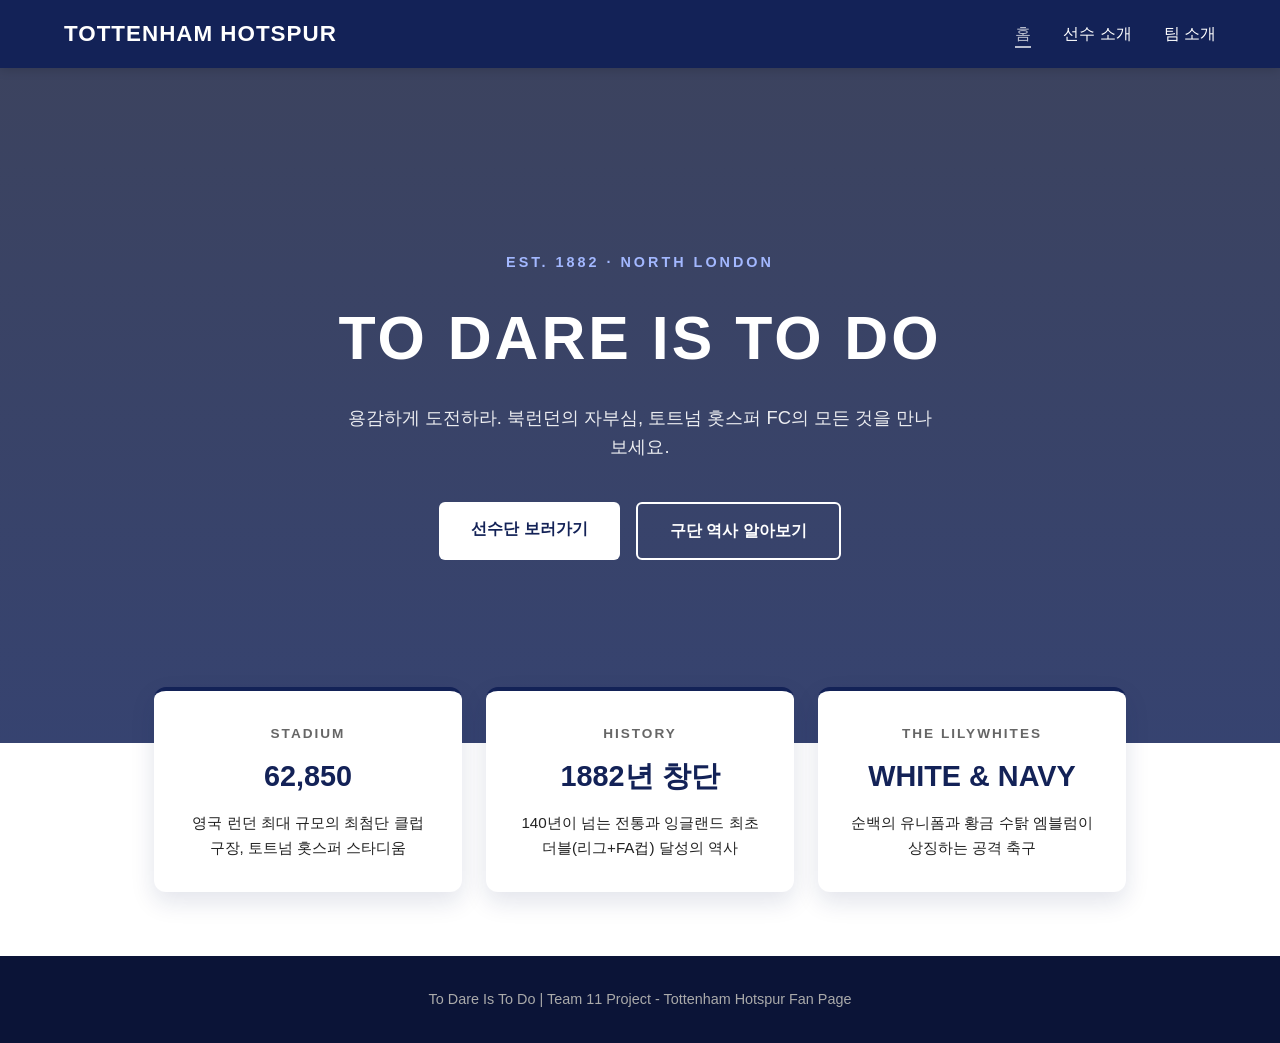
<file: index.html>
<link rel="stylesheet" href="css/common.css">
<link rel="stylesheet" href="css/main.css"> 
<!DOCTYPE html>
<html lang="ko">
<head>
  <meta charset="UTF-8">
  <meta name="viewport" content="width=device-width, initial-scale=1.0">
  <title>Tottenham Hotspur | 공식 소개 페이지</title>
  <link rel="stylesheet" href="css/common.css">
  <link rel="stylesheet" href="css/main.css">
</head>
<body>

  <header>
    <a href="index.html" class="logo">TOTTENHAM HOTSPUR</a>
    <nav>
      <ul>
        <li><a href="index.html" class="active">홈</a></li>
        <li><a href="players.html">선수 소개</a></li>
        <li><a href="about.html">팀 소개</a></li>
      </ul>
    </nav>
  </header>

  <!-- 메인 히어로 배너 -->
  <section class="hero">
    <div class="hero-content">
      <span class="hero-sub">EST. 1882 · NORTH LONDON</span>
      <h1>TO DARE IS TO DO</h1>
      <p>용감하게 도전하라. 북런던의 자부심, 토트넘 홋스퍼 FC의 모든 것을 만나보세요.</p>
      <div class="hero-buttons">
        <a href="players.html" class="btn btn-primary">선수단 보러가기</a>
        <a href="about.html" class="btn btn-outline">구단 역사 알아보기</a>
      </div>
    </div>
  </section>

  <!-- 핵심 요약 카드 3개 -->
  <section class="highlights">
    <div class="highlight-card">
      <h3>STADIUM</h3>
      <p class="highlight-num">62,850</p>
      <p class="highlight-desc">영국 런던 최대 규모의 최첨단 클럽 구장, 토트넘 홋스퍼 스타디움</p>
    </div>
    <div class="highlight-card">
      <h3>HISTORY</h3>
      <p class="highlight-num">1882년 창단</p>
      <p class="highlight-desc">140년이 넘는 전통과 잉글랜드 최초 더블(리그+FA컵) 달성의 역사</p>
    </div>
    <div class="highlight-card">
      <h3>THE LILYWHITES</h3>
      <p class="highlight-num">WHITE & NAVY</p>
      <p class="highlight-desc">순백의 유니폼과 황금 수탉 엠블럼이 상징하는 공격 축구</p>
    </div>
  </section>

  <footer>
    <p>To Dare Is To Do | Team 11 Project - Tottenham Hotspur Fan Page</p>
  </footer>

</body>
</html>
</file>
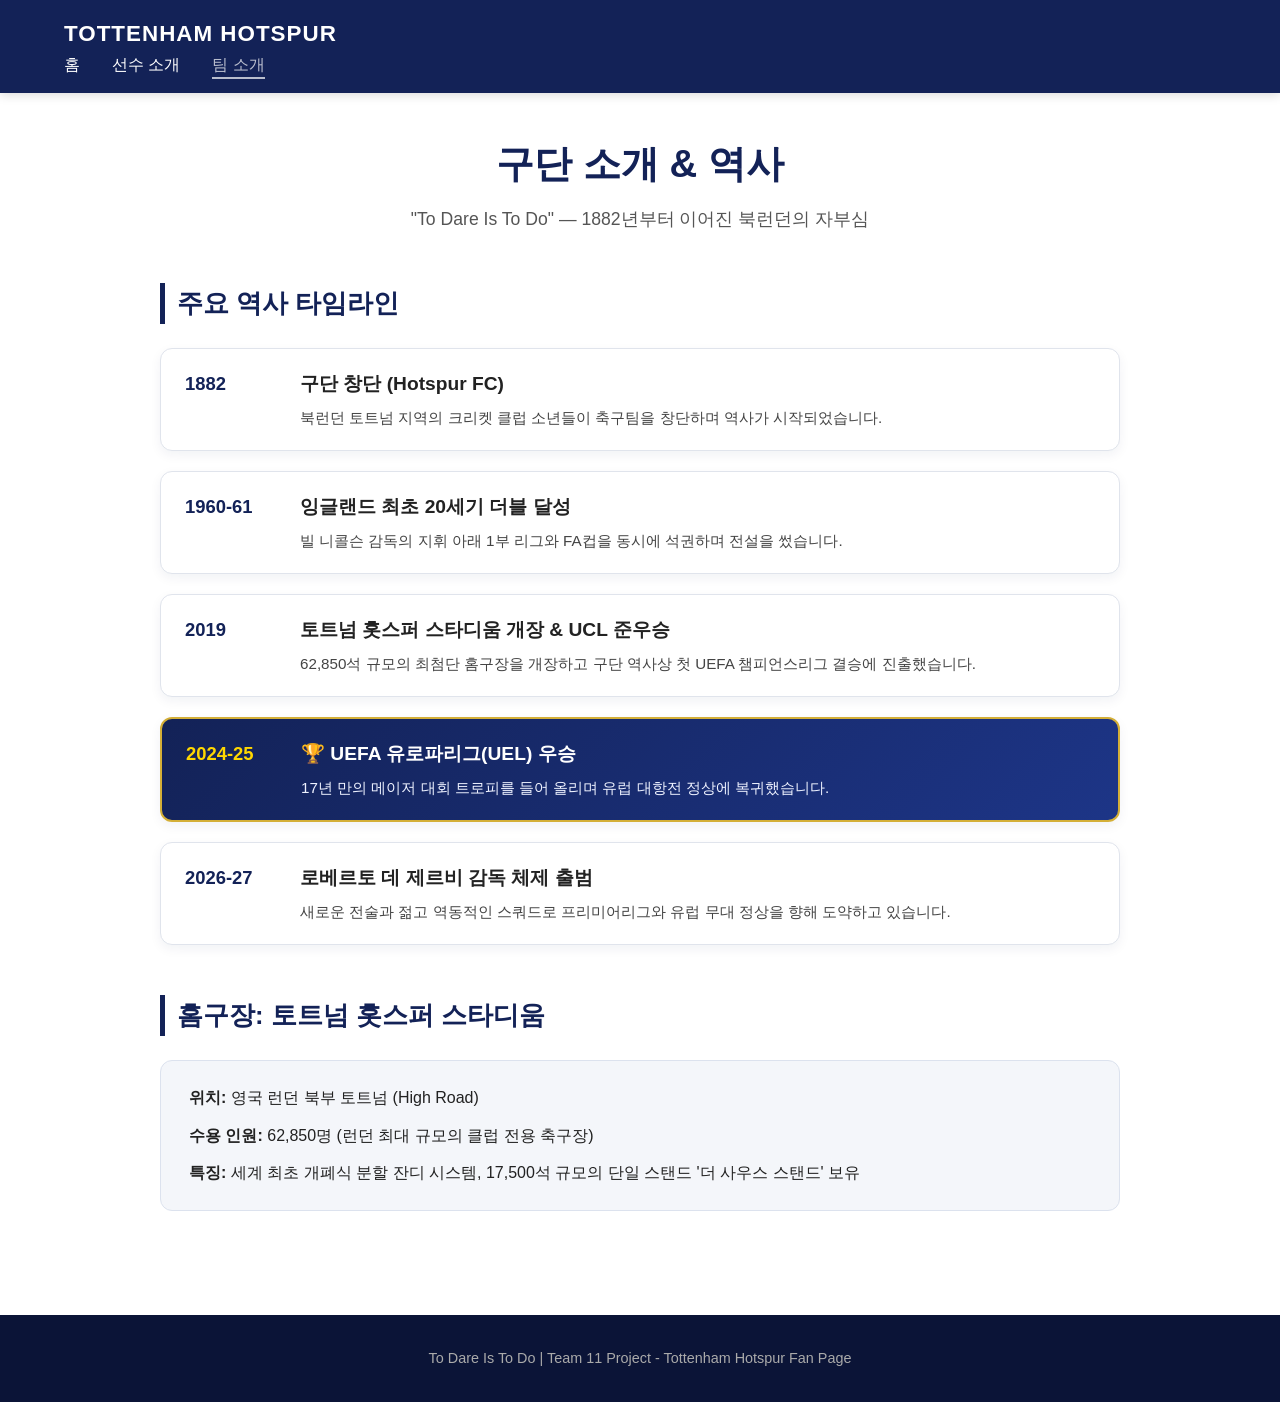
<file: about.html>
<link rel="stylesheet" href="css/common.css">
<link rel="stylesheet" href="css/main.css"> 
<!DOCTYPE html>
<html lang="ko">
<head>
  <meta charset="UTF-8">
  <meta name="viewport" content="width=device-width, initial-scale=1.0">
  <title>팀 소개 | Tottenham Hotspur FC</title>
  <link rel="stylesheet" href="css/common.css">
  <link rel="stylesheet" href="css/about.css">
</head>
<body>
  <header>
    <nav class="navbar">
      <a href="index.html" class="logo">TOTTENHAM HOTSPUR</a>
      <ul class="nav-links">
        <li><a href="index.html">홈</a></li>
        <li><a href="players.html">선수 소개</a></li>
        <li><a href="about.html" class="active">팀 소개</a></li>
      </ul>
    </nav>
  </header>

  <main class="about-container">
    <section class="club-intro">
      <h1>구단 소개 & 역사</h1>
      <p class="subtitle">"To Dare Is To Do" — 1882년부터 이어진 북런던의 자부심</p>
    </section>

    <section class="timeline-section">
      <h2>주요 역사 타임라인</h2>
      <div class="timeline">
        <div class="timeline-item">
          <span class="year">1882</span>
          <div class="content">
            <h3>구단 창단 (Hotspur FC)</h3>
            <p>북런던 토트넘 지역의 크리켓 클럽 소년들이 축구팀을 창단하며 역사가 시작되었습니다.</p>
          </div>
        </div>

        <div class="timeline-item">
          <span class="year">1960-61</span>
          <div class="content">
            <h3>잉글랜드 최초 20세기 더블 달성</h3>
            <p>빌 니콜슨 감독의 지휘 아래 1부 리그와 FA컵을 동시에 석권하며 전설을 썼습니다.</p>
          </div>
        </div>

        <div class="timeline-item">
          <span class="year">2019</span>
          <div class="content">
            <h3>토트넘 홋스퍼 스타디움 개장 & UCL 준우승</h3>
            <p>62,850석 규모의 최첨단 홈구장을 개장하고 구단 역사상 첫 UEFA 챔피언스리그 결승에 진출했습니다.</p>
          </div>
        </div>

        <div class="timeline-item highlight">
          <span class="year">2024-25</span>
          <div class="content">
            <h3>🏆 UEFA 유로파리그(UEL) 우승</h3>
            <p>17년 만의 메이저 대회 트로피를 들어 올리며 유럽 대항전 정상에 복귀했습니다.</p>
          </div>
        </div>

        <div class="timeline-item">
          <span class="year">2026-27</span>
          <div class="content">
            <h3>로베르토 데 제르비 감독 체제 출범</h3>
            <p>새로운 전술과 젊고 역동적인 스쿼드로 프리미어리그와 유럽 무대 정상을 향해 도약하고 있습니다.</p>
          </div>
        </div>
      </div>
    </section>

    <section class="stadium-section">
      <h2>홈구장: 토트넘 홋스퍼 스타디움</h2>
      <div class="stadium-card">
        <ul>
          <li><strong>위치:</strong> 영국 런던 북부 토트넘 (High Road)</li>
          <li><strong>수용 인원:</strong> 62,850명 (런던 최대 규모의 클럽 전용 축구장)</li>
          <li><strong>특징:</strong> 세계 최초 개폐식 분할 잔디 시스템, 17,500석 규모의 단일 스탠드 '더 사우스 스탠드' 보유</li>
        </ul>
      </div>
    </section>
  </main>

  <footer>
    <p>To Dare Is To Do | Team 11 Project - Tottenham Hotspur Fan Page</p>
  </footer>
</body>
</html>
</file>
<file: css/common.css>
:root {
  --spurs-navy: #132257;
  --spurs-dark: #0b1437;
  --spurs-white: #ffffff;
  --spurs-gray: #f4f5f7;
  --text-main: #222222;
  --text-sub: #666666;
}

* {
  margin: 0;
  padding: 0;
  box-sizing: border-box;
}

body {
  font-family: 'Pretendard', -apple-system, BlinkMacSystemFont, sans-serif;
  color: var(--text-main);
  background-color: var(--spurs-white);
  line-height: 1.6;
}

/* 상단 네비게이션 바 */
header {
  position: sticky;
  top: 0;
  z-index: 100;
  background-color: var(--spurs-navy);
  color: var(--spurs-white);
  padding: 1rem 5%;
  display: flex;
  justify-content: space-between;
  align-items: center;
  box-shadow: 0 2px 10px rgba(0, 0, 0, 0.15);
}

.logo {
  font-size: 1.4rem;
  font-weight: 800;
  letter-spacing: 1px;
  color: var(--spurs-white);
  text-decoration: none;
}

nav ul {
  list-style: none;
  display: flex;
  gap: 2rem;
}

nav a {
  color: var(--spurs-white);
  text-decoration: none;
  font-weight: 500;
  font-size: 1rem;
  transition: opacity 0.2s;
}

nav a:hover,
nav a.active {
  opacity: 0.7;
  border-bottom: 2px solid var(--spurs-white);
  padding-bottom: 4px;
}

/* 서브 페이지 상단 배너 */
.page-banner {
  background: linear-gradient(135deg, var(--spurs-navy) 0%, var(--spurs-dark) 100%);
  color: var(--spurs-white);
  text-align: center;
  padding: 4rem 1rem;
}

.page-banner h1 {
  font-size: 2.5rem;
  font-weight: 800;
  letter-spacing: 2px;
  margin-bottom: 0.5rem;
}

.page-banner p {
  opacity: 0.85;
  font-size: 1.05rem;
}

/* 하단 푸터 */
footer {
  background-color: var(--spurs-dark);
  color: #aaaaaa;
  text-align: center;
  padding: 2rem 1rem;
  margin-top: 4rem;
  font-size: 0.9rem;
}
</file>
<file: css/main.css>
/* 히어로 섹션 */
.hero {
  height: 75vh;
  min-height: 500px;
  background: linear-gradient(rgba(11, 20, 55, 0.8), rgba(19, 34, 87, 0.85)),
              url('https://images.unsplash.com/photo-1522778119026-d647f0596c20?auto=format&fit=crop&w=1600&q=80') center/cover no-repeat;
  display: flex;
  align-items: center;
  justify-content: center;
  text-align: center;
  color: var(--spurs-white);
  padding: 0 5%;
}

.hero-sub {
  display: inline-block;
  font-size: 0.9rem;
  font-weight: 700;
  letter-spacing: 3px;
  color: #a3b8ff;
  margin-bottom: 1rem;
}

.hero h1 {
  font-size: 3.8rem;
  font-weight: 900;
  letter-spacing: 3px;
  margin-bottom: 1rem;
}

.hero p {
  font-size: 1.15rem;
  max-width: 600px;
  margin: 0 auto 2.5rem;
  opacity: 0.9;
}

.hero-buttons {
  display: flex;
  gap: 1rem;
  justify-content: center;
  flex-wrap: wrap;
}

.btn {
  padding: 0.9rem 2rem;
  border-radius: 6px;
  font-weight: 700;
  text-decoration: none;
  transition: all 0.25s ease;
}

.btn-primary {
  background-color: var(--spurs-white);
  color: var(--spurs-navy);
}

.btn-primary:hover {
  background-color: #e2e8f0;
  transform: translateY(-2px);
}

.btn-outline {
  border: 2px solid var(--spurs-white);
  color: var(--spurs-white);
}

.btn-outline:hover {
  background-color: var(--spurs-white);
  color: var(--spurs-navy);
  transform: translateY(-2px);
}

/* 하단 요약 카드 */
.highlights {
  max-width: 1100px;
  margin: -3.5rem auto 0;
  padding: 0 5%;
  display: grid;
  grid-template-columns: repeat(auto-fit, minmax(280px, 1fr));
  gap: 1.5rem;
  position: relative;
  z-index: 10;
}

.highlight-card {
  background: var(--spurs-white);
  padding: 2rem;
  border-radius: 12px;
  box-shadow: 0 10px 25px rgba(19, 34, 87, 0.12);
  border-top: 4px solid var(--spurs-navy);
  text-align: center;
}

.highlight-card h3 {
  font-size: 0.85rem;
  letter-spacing: 2px;
  color: var(--text-sub);
  margin-bottom: 0.5rem;
}

.highlight-num {
  font-size: 1.8rem;
  font-weight: 800;
  color: var(--spurs-navy);
  margin-bottom: 0.8rem;
}

.highlight-desc {
  font-size: 0.95rem;
  color: var(--text-main);
}
</file>
<file: css/about.css>
.about-container {
  max-width: 1000px;
  margin: 0 auto;
  padding: 40px 20px;
}

.club-intro {
  text-align: center;
  margin-bottom: 50px;
}

.club-intro h1 {
  font-size: 2.4rem;
  color: #132257;
  margin-bottom: 10px;
}

.club-intro .subtitle {
  font-size: 1.1rem;
  color: #555;
}

.timeline-section h2,
.stadium-section h2 {
  font-size: 1.6rem;
  color: #132257;
  border-left: 5px solid #132257;
  padding-left: 12px;
  margin-bottom: 24px;
}

.timeline {
  display: flex;
  flex-direction: column;
  gap: 20px;
  margin-bottom: 50px;
}

.timeline-item {
  display: flex;
  align-items: flex-start;
  background: #ffffff;
  border: 1px solid #e0e4ec;
  border-radius: 12px;
  padding: 20px 24px;
  box-shadow: 0 4px 12px rgba(19, 34, 87, 0.06);
}

/* 24-25 유로파리그 우승 강조 카드 */
.timeline-item.highlight {
  background: linear-gradient(135deg, #132257 0%, #1d3587 100%);
  color: #ffffff;
  border: 2px solid #d4af37;
}

.timeline-item .year {
  min-width: 95px;
  font-weight: 800;
  font-size: 1.15rem;
  color: #132257;
  margin-right: 20px;
}

.timeline-item.highlight .year {
  color: #ffd700;
}

.timeline-item .content h3 {
  font-size: 1.2rem;
  margin-bottom: 6px;
}

.timeline-item .content p {
  font-size: 0.95rem;
  line-height: 1.6;
  color: #444;
}

.timeline-item.highlight .content p {
  color: #eef2ff;
}

.stadium-card {
  background: #f4f6fa;
  border-radius: 12px;
  padding: 24px 28px;
  border: 1px solid #dce2ee;
}

.stadium-card ul {
  list-style: none;
  padding: 0;
  display: flex;
  flex-direction: column;
  gap: 12px;
}

.stadium-card li {
  font-size: 1rem;
  color: #222;
}
</file>
